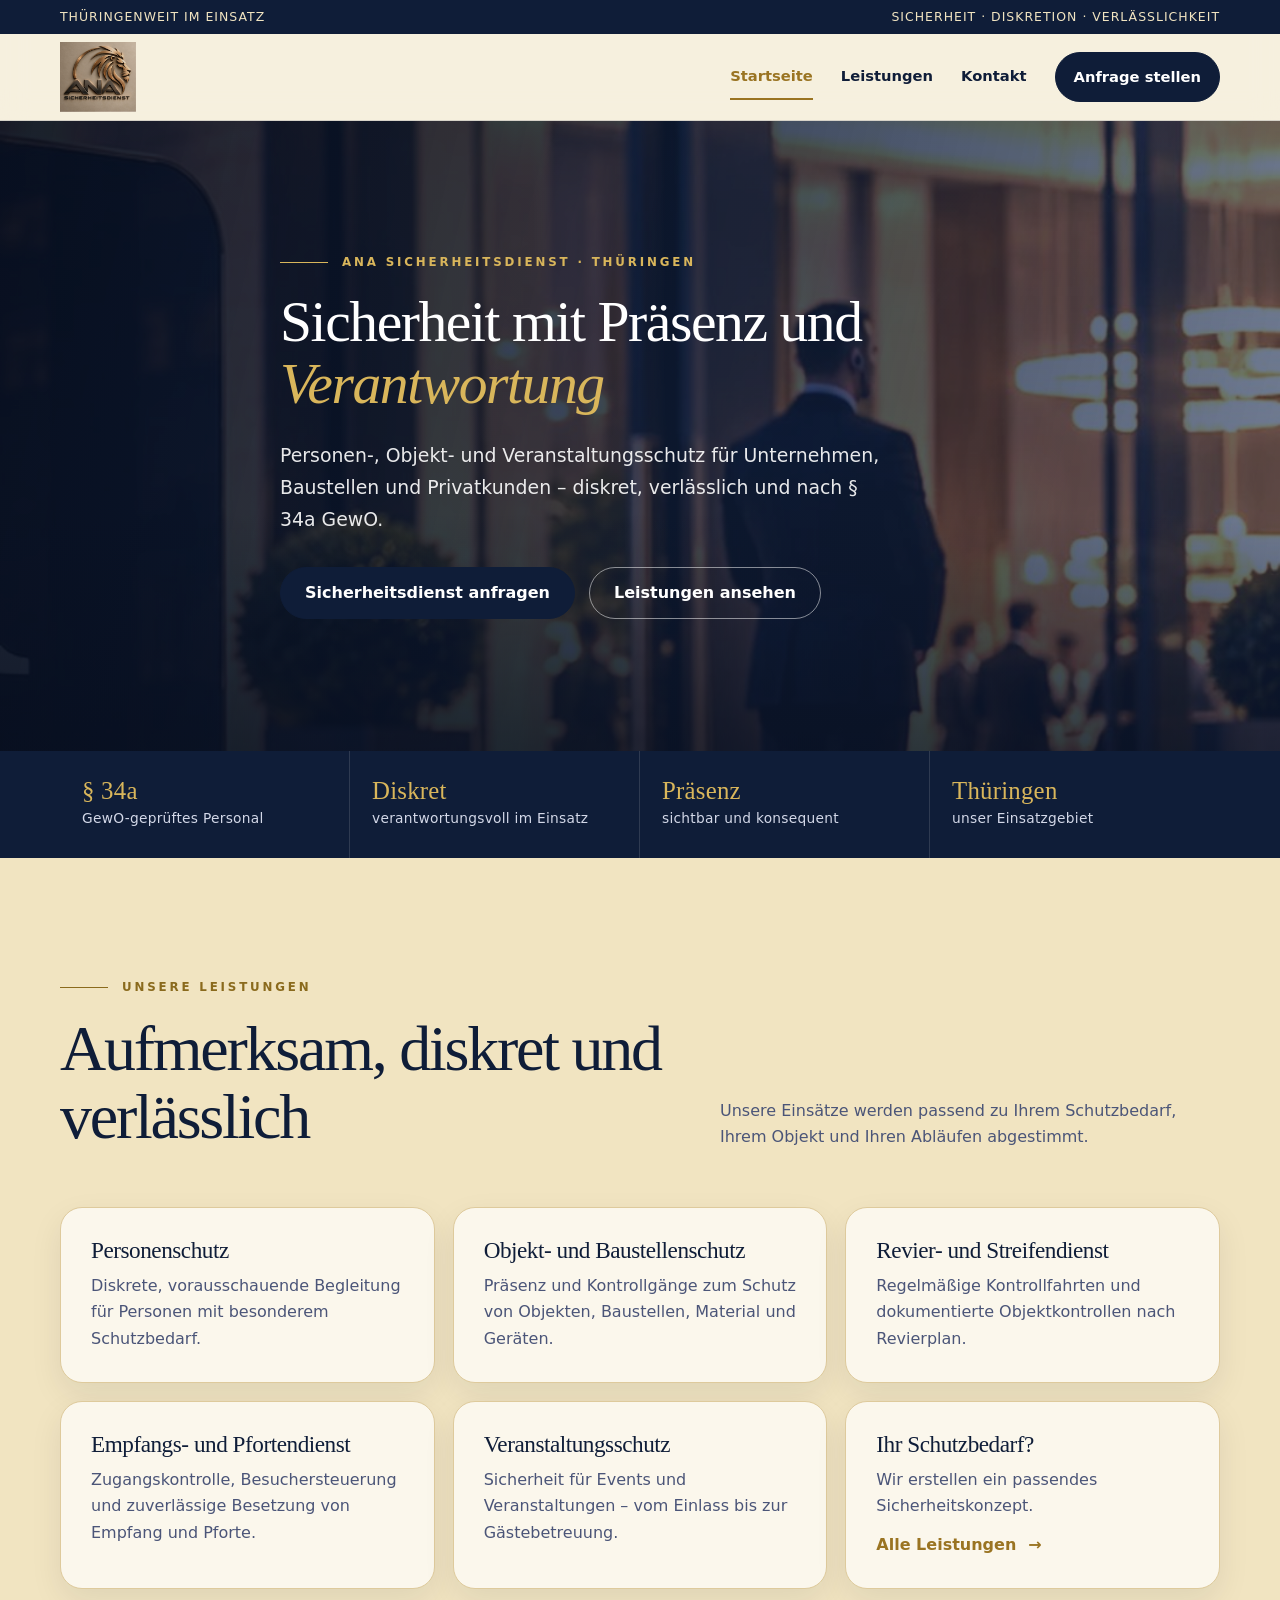
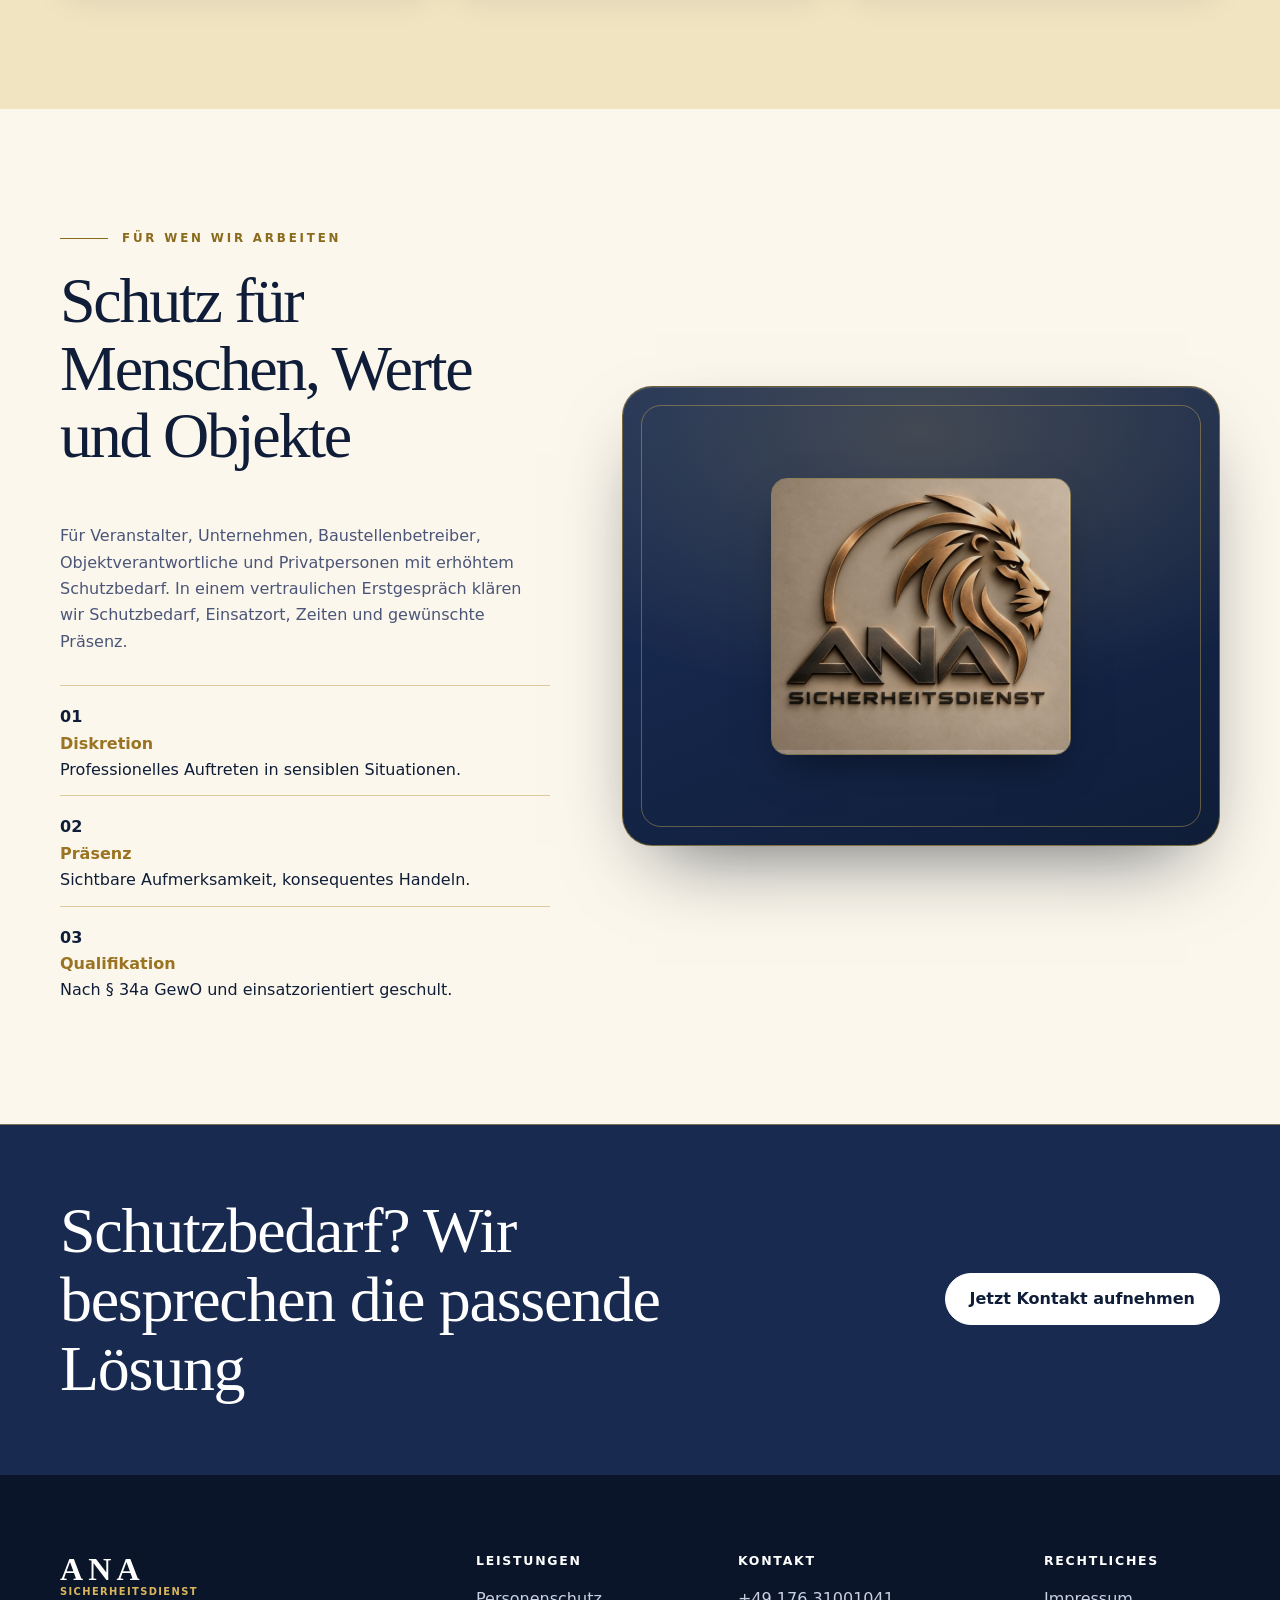
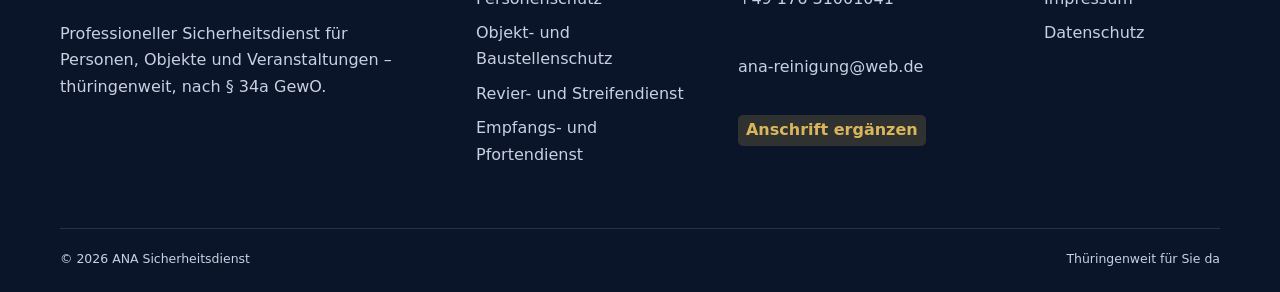
<file: index.html>
<!doctype html><html lang="de"><head><meta charset="utf-8"><meta name="robots" content="noindex"><meta name="viewport" content="width=device-width,initial-scale=1"><title>ANA Sicherheitsdienst | Objekt-, Personen- & Veranstaltungsschutz in Thüringen</title><meta name="description" content="ANA Sicherheitsdienst: Personenschutz, Objekt- und Baustellenschutz, Revier- und Streifendienst sowie Empfangs- und Pfortendienst in Thüringen – nach § 34a GewO."><link rel="icon" href="assets/favicon.svg" type="image/svg+xml"><link rel="stylesheet" href="assets/styles.css?v=11"><script src="assets/site.js" defer></script></head><body data-page="start" class="security-page"><header data-site-header></header><main id="inhalt">
<section class="home-hero"><div class="shell home-hero-inner"><p class="eyebrow">ANA Sicherheitsdienst · Thüringen</p><h1>Sicherheit mit Präsenz und <em>Verantwortung</em></h1><p class="home-lead">Personen-, Objekt- und Veranstaltungsschutz für Unternehmen, Baustellen und Privatkunden – diskret, verlässlich und nach § 34a GewO.</p><div class="actions"><a class="button" href="kontakt.html">Sicherheitsdienst anfragen</a><a class="button secondary" href="leistungen.html">Leistungen ansehen</a></div></div></section>
<section class="trustbar"><div class="shell trust-grid"><div class="trust-item"><strong>§ 34a</strong><span>GewO-geprüftes Personal</span></div><div class="trust-item"><strong>Diskret</strong><span>verantwortungsvoll im Einsatz</span></div><div class="trust-item"><strong>Präsenz</strong><span>sichtbar und konsequent</span></div><div class="trust-item"><strong>Thüringen</strong><span>unser Einsatzgebiet</span></div></div></section>
<section class="section security-strip"><div class="shell"><div class="section-head reveal"><div><p class="eyebrow">Unsere Leistungen</p><h2>Aufmerksam, diskret und verlässlich</h2></div><p>Unsere Einsätze werden passend zu Ihrem Schutzbedarf, Ihrem Objekt und Ihren Abläufen abgestimmt.</p></div><div class="values-grid"><div class="value reveal"><h3>Personenschutz</h3><p>Diskrete, vorausschauende Begleitung für Personen mit besonderem Schutzbedarf.</p></div><div class="value reveal"><h3>Objekt- und Baustellenschutz</h3><p>Präsenz und Kontrollgänge zum Schutz von Objekten, Baustellen, Material und Geräten.</p></div><div class="value reveal"><h3>Revier- und Streifendienst</h3><p>Regelmäßige Kontrollfahrten und dokumentierte Objektkontrollen nach Revierplan.</p></div><div class="value reveal"><h3>Empfangs- und Pfortendienst</h3><p>Zugangskontrolle, Besuchersteuerung und zuverlässige Besetzung von Empfang und Pforte.</p></div><div class="value reveal"><h3>Veranstaltungsschutz</h3><p>Sicherheit für Events und Veranstaltungen – vom Einlass bis zur Gästebetreuung.</p></div><div class="value reveal value-cta"><h3>Ihr Schutzbedarf?</h3><p>Wir erstellen ein passendes Sicherheitskonzept.</p><a class="text-link" href="leistungen.html">Alle Leistungen <span>→</span></a></div></div></div></section>
<section class="section alt"><div class="shell split"><div class="copy reveal"><p class="eyebrow">Für wen wir arbeiten</p><h2>Schutz für Menschen, Werte und Objekte</h2><p>Für Veranstalter, Unternehmen, Baustellenbetreiber, Objektverantwortliche und Privatpersonen mit erhöhtem Schutzbedarf. In einem vertraulichen Erstgespräch klären wir Schutzbedarf, Einsatzort, Zeiten und gewünschte Präsenz.</p><div class="principles"><div class="principle"><b>01</b><div><strong>Diskretion</strong><br>Professionelles Auftreten in sensiblen Situationen.</div></div><div class="principle"><b>02</b><div><strong>Präsenz</strong><br>Sichtbare Aufmerksamkeit, konsequentes Handeln.</div></div><div class="principle"><b>03</b><div><strong>Qualifikation</strong><br>Nach § 34a GewO und einsatzorientiert geschult.</div></div></div></div><div class="brand-panel reveal has-logo"><img src="assets/ana-security-logo.png" alt="ANA Sicherheitsdienst"></div></div></section>
<section class="cta-band security-cta"><div class="shell"><h2>Schutzbedarf? Wir besprechen die passende Lösung</h2><a class="button" href="kontakt.html">Jetzt Kontakt aufnehmen</a></div></section></main><footer data-site-footer></footer></body></html>
</file>
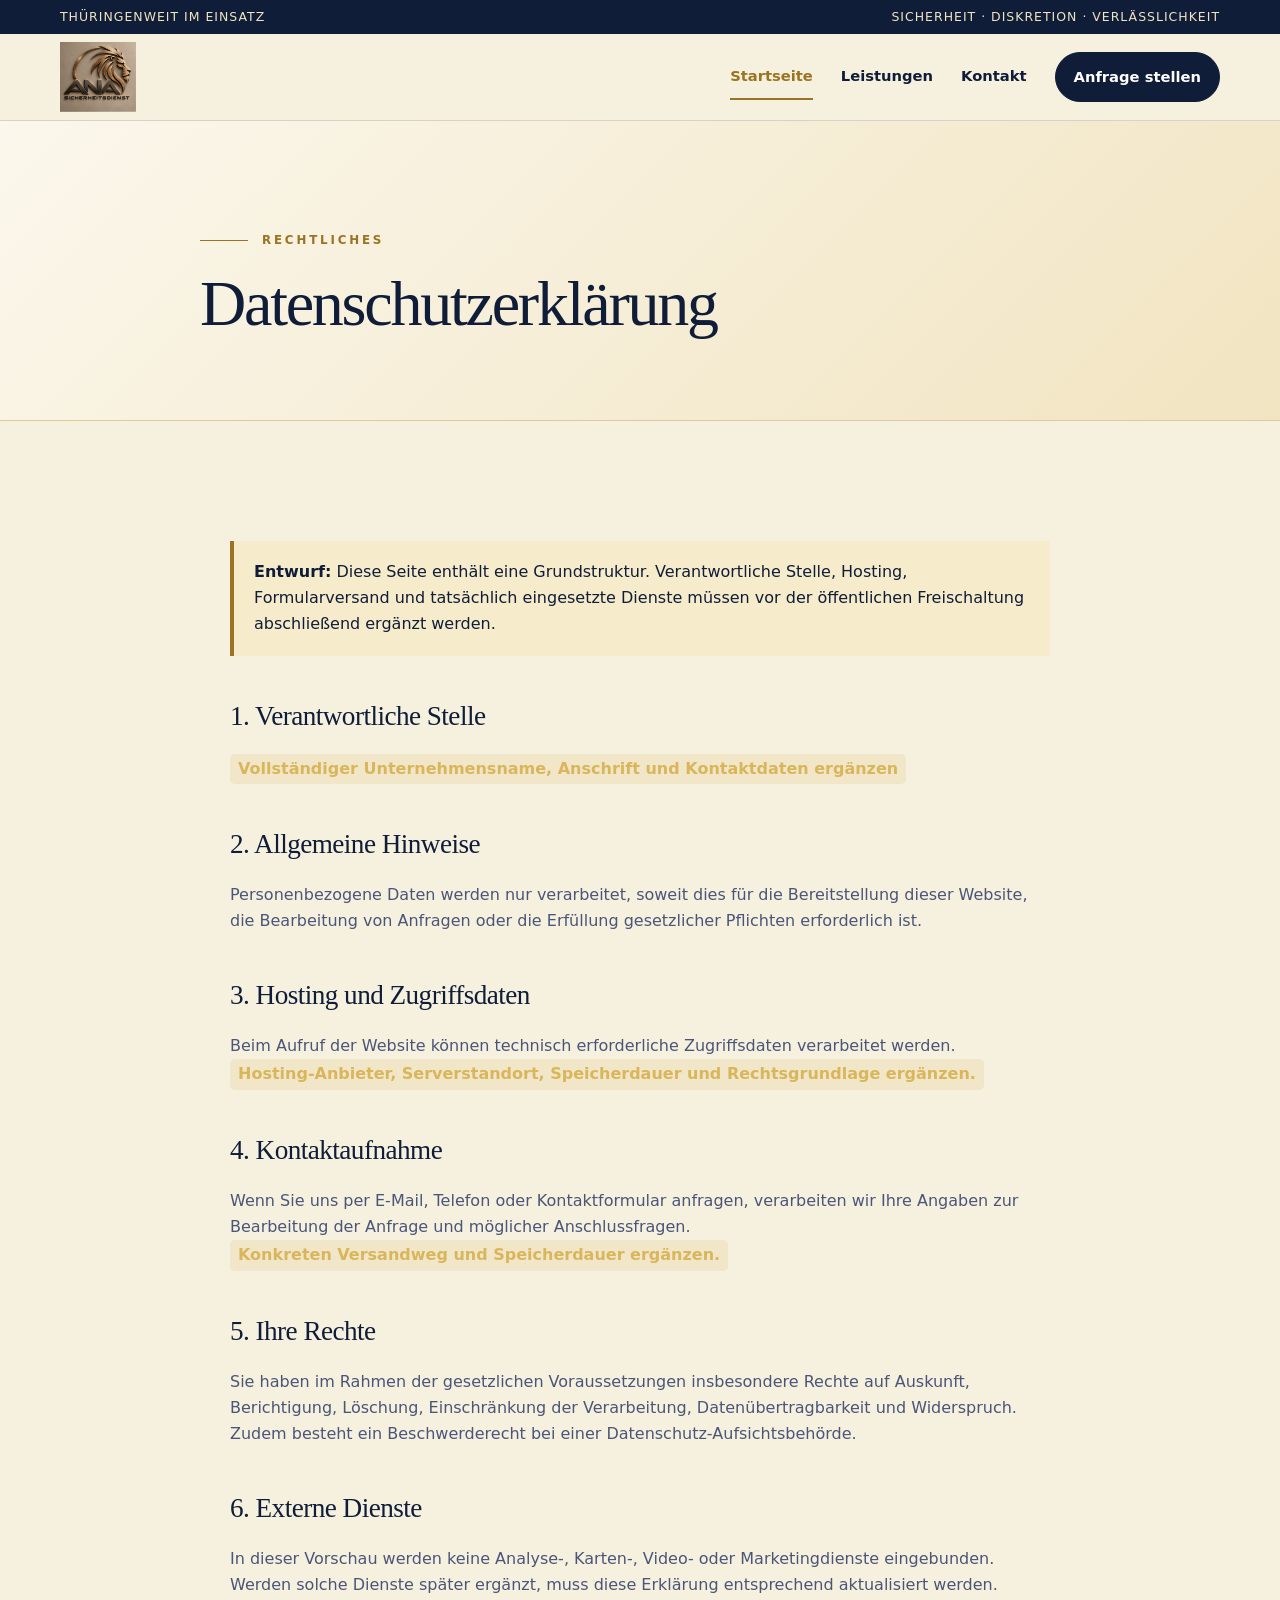
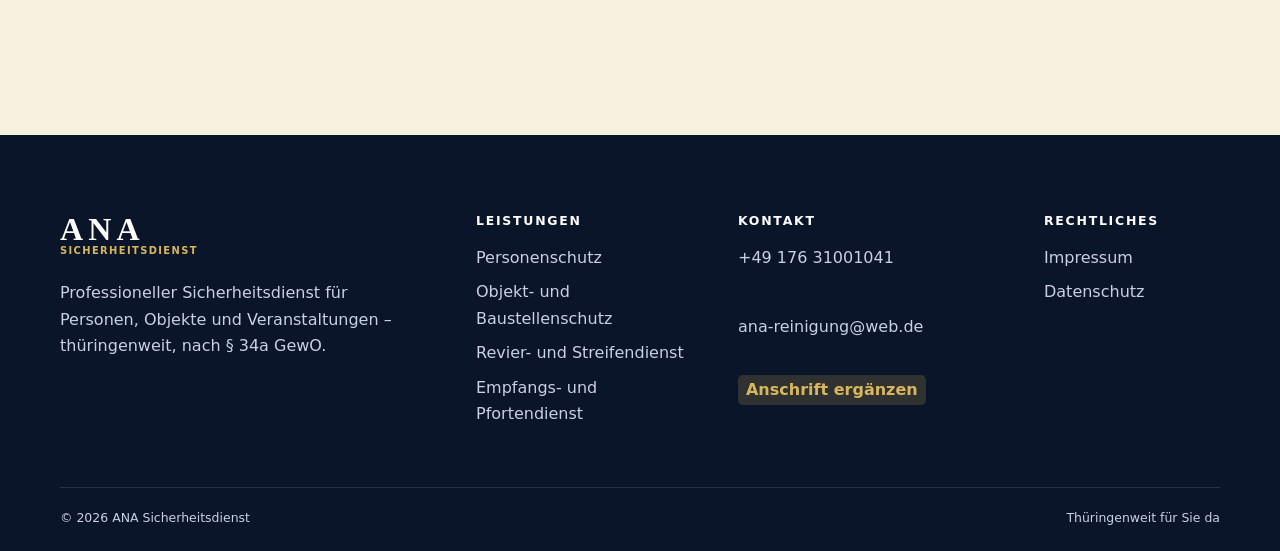
<file: datenschutz.html>
<!doctype html><html lang="de"><head><meta charset="utf-8"><meta name="robots" content="noindex"><meta name="viewport" content="width=device-width,initial-scale=1"><title>Datenschutz | ANA Sicherheitsdienst</title><link rel="icon" href="assets/favicon.svg" type="image/svg+xml"><link rel="stylesheet" href="assets/styles.css?v=11"><script src="assets/site.js" defer></script></head><body><header data-site-header></header><main id="inhalt"><section class="page-hero"><div class="shell page-intro"><p class="eyebrow">Rechtliches</p><h1>Datenschutzerklärung</h1></div></section><section class="section"><div class="shell legal"><div class="draft-note"><strong>Entwurf:</strong> Diese Seite enthält eine Grundstruktur. Verantwortliche Stelle, Hosting, Formularversand und tatsächlich eingesetzte Dienste müssen vor der öffentlichen Freischaltung abschließend ergänzt werden.</div><h2>1. Verantwortliche Stelle</h2><p><span class="placeholder">Vollständiger Unternehmensname, Anschrift und Kontaktdaten ergänzen</span></p><h2>2. Allgemeine Hinweise</h2><p>Personenbezogene Daten werden nur verarbeitet, soweit dies für die Bereitstellung dieser Website, die Bearbeitung von Anfragen oder die Erfüllung gesetzlicher Pflichten erforderlich ist.</p><h2>3. Hosting und Zugriffsdaten</h2><p>Beim Aufruf der Website können technisch erforderliche Zugriffsdaten verarbeitet werden. <span class="placeholder">Hosting-Anbieter, Serverstandort, Speicherdauer und Rechtsgrundlage ergänzen.</span></p><h2>4. Kontaktaufnahme</h2><p>Wenn Sie uns per E-Mail, Telefon oder Kontaktformular anfragen, verarbeiten wir Ihre Angaben zur Bearbeitung der Anfrage und möglicher Anschlussfragen. <span class="placeholder">Konkreten Versandweg und Speicherdauer ergänzen.</span></p><h2>5. Ihre Rechte</h2><p>Sie haben im Rahmen der gesetzlichen Voraussetzungen insbesondere Rechte auf Auskunft, Berichtigung, Löschung, Einschränkung der Verarbeitung, Datenübertragbarkeit und Widerspruch. Zudem besteht ein Beschwerderecht bei einer Datenschutz-Aufsichtsbehörde.</p><h2>6. Externe Dienste</h2><p>In dieser Vorschau werden keine Analyse-, Karten-, Video- oder Marketingdienste eingebunden. Werden solche Dienste später ergänzt, muss diese Erklärung entsprechend aktualisiert werden.</p></div></section></main><footer data-site-footer></footer></body></html>
</file>
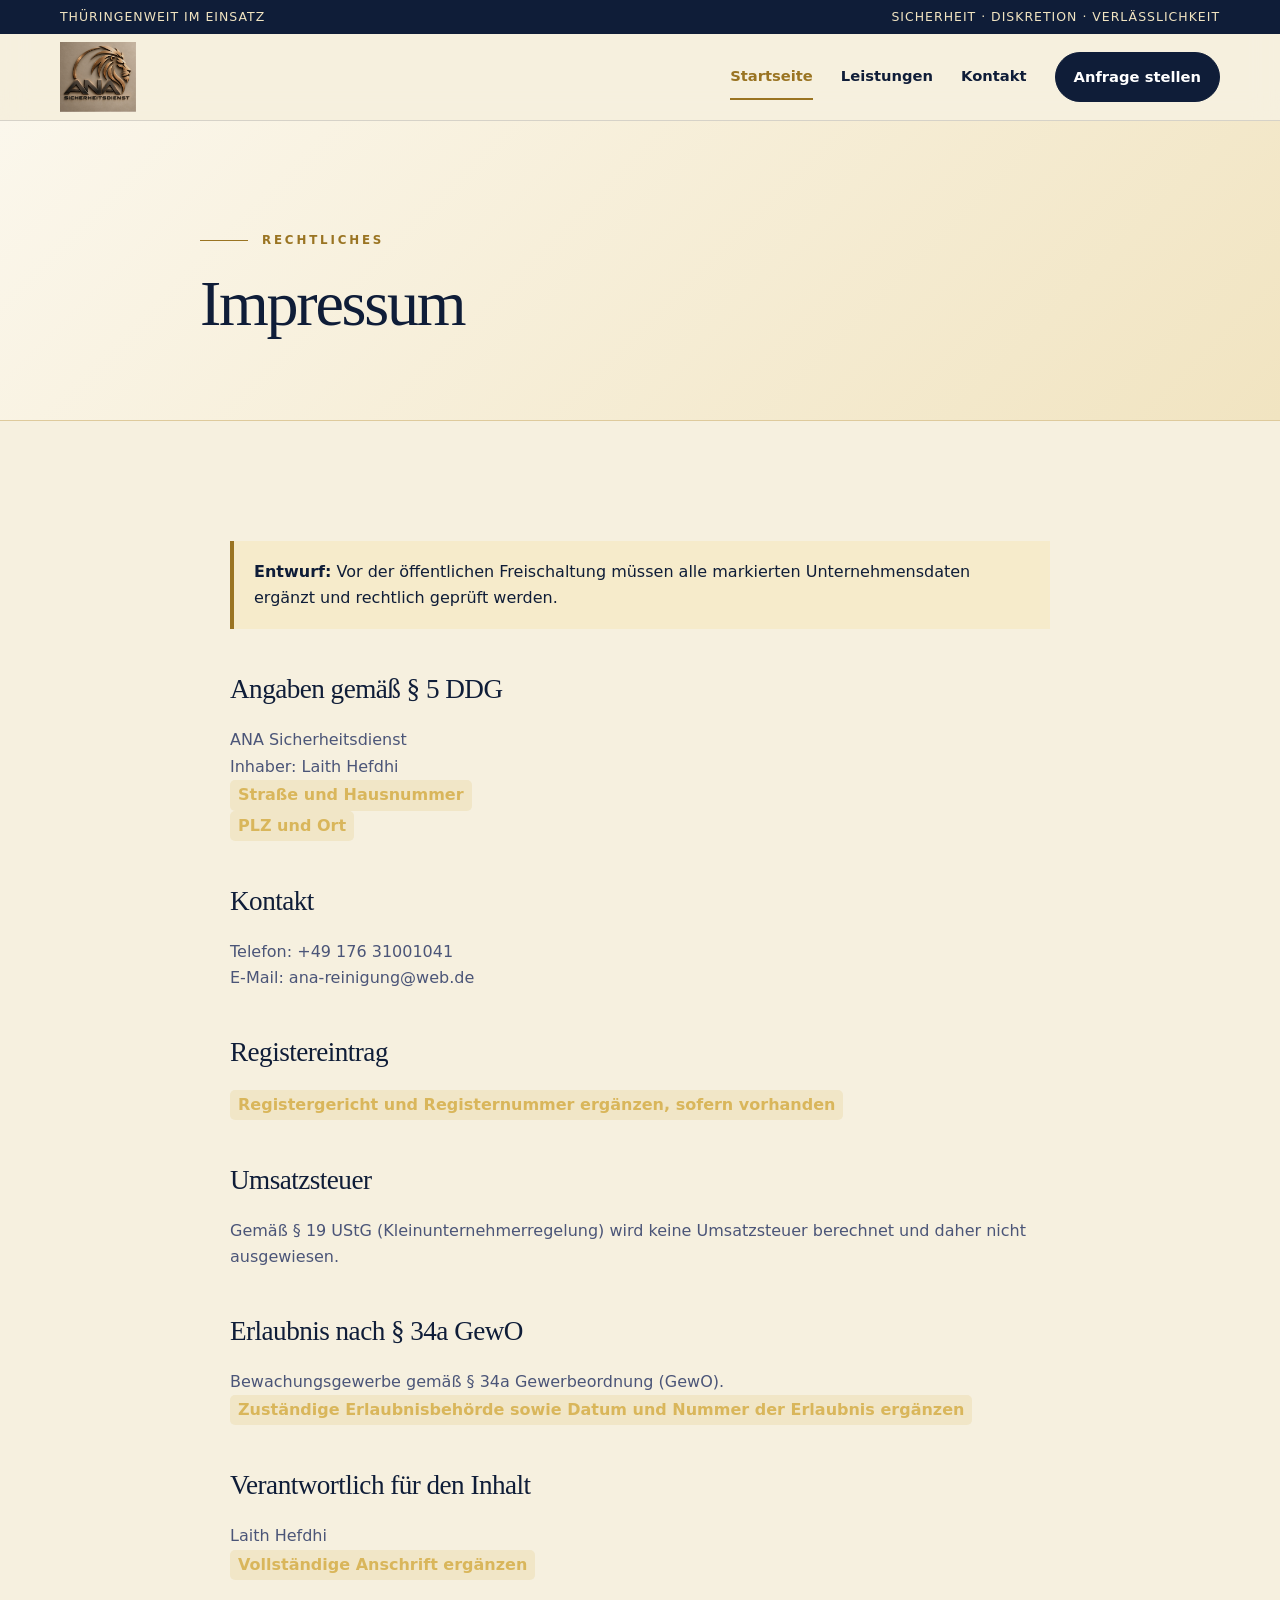
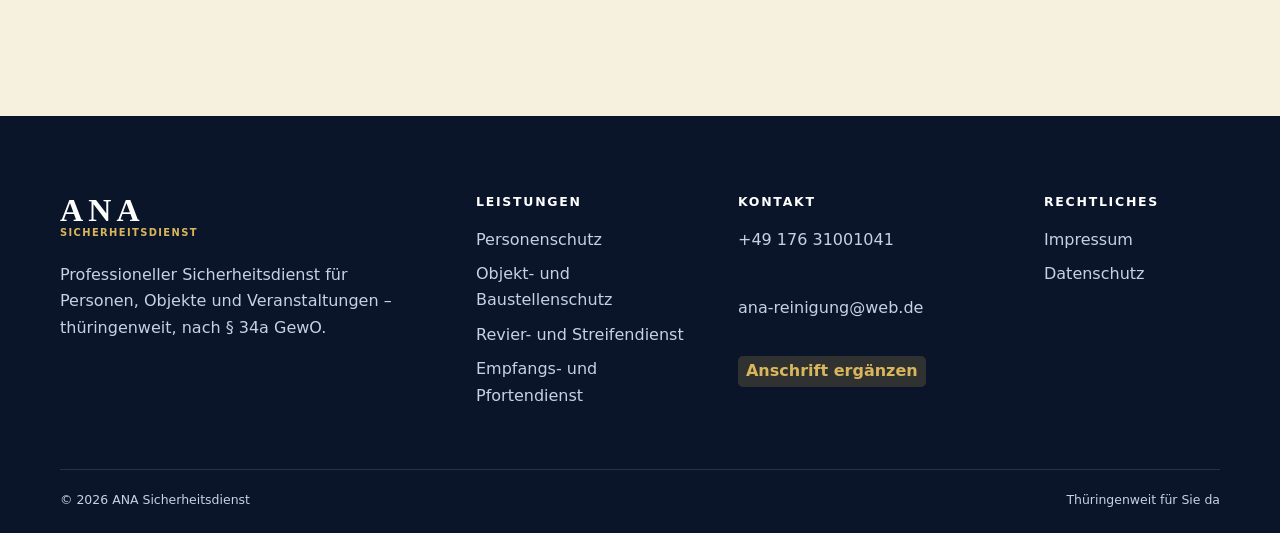
<file: impressum.html>
<!doctype html><html lang="de"><head><meta charset="utf-8"><meta name="robots" content="noindex"><meta name="viewport" content="width=device-width,initial-scale=1"><title>Impressum | ANA Sicherheitsdienst</title><link rel="icon" href="assets/favicon.svg" type="image/svg+xml"><link rel="stylesheet" href="assets/styles.css?v=11"><script src="assets/site.js" defer></script></head><body><header data-site-header></header><main id="inhalt"><section class="page-hero"><div class="shell page-intro"><p class="eyebrow">Rechtliches</p><h1>Impressum</h1></div></section><section class="section"><div class="shell legal"><div class="draft-note"><strong>Entwurf:</strong> Vor der öffentlichen Freischaltung müssen alle markierten Unternehmensdaten ergänzt und rechtlich geprüft werden.</div><h2>Angaben gemäß § 5 DDG</h2><p>ANA Sicherheitsdienst<br>Inhaber: Laith Hefdhi<br><span class="placeholder">Straße und Hausnummer</span><br><span class="placeholder">PLZ und Ort</span></p><h2>Kontakt</h2><p>Telefon: <a href="tel:+4917631001041">+49 176 31001041</a><br>E-Mail: <a href="mailto:ana-reinigung@web.de">ana-reinigung@web.de</a></p><h2>Registereintrag</h2><p><span class="placeholder">Registergericht und Registernummer ergänzen, sofern vorhanden</span></p><h2>Umsatzsteuer</h2><p>Gemäß § 19 UStG (Kleinunternehmerregelung) wird keine Umsatzsteuer berechnet und daher nicht ausgewiesen.</p><h2>Erlaubnis nach § 34a GewO</h2><p>Bewachungsgewerbe gemäß § 34a Gewerbeordnung (GewO).<br><span class="placeholder">Zuständige Erlaubnisbehörde sowie Datum und Nummer der Erlaubnis ergänzen</span></p><h2>Verantwortlich für den Inhalt</h2><p>Laith Hefdhi<br><span class="placeholder">Vollständige Anschrift ergänzen</span></p></div></section></main><footer data-site-footer></footer></body></html>
</file>
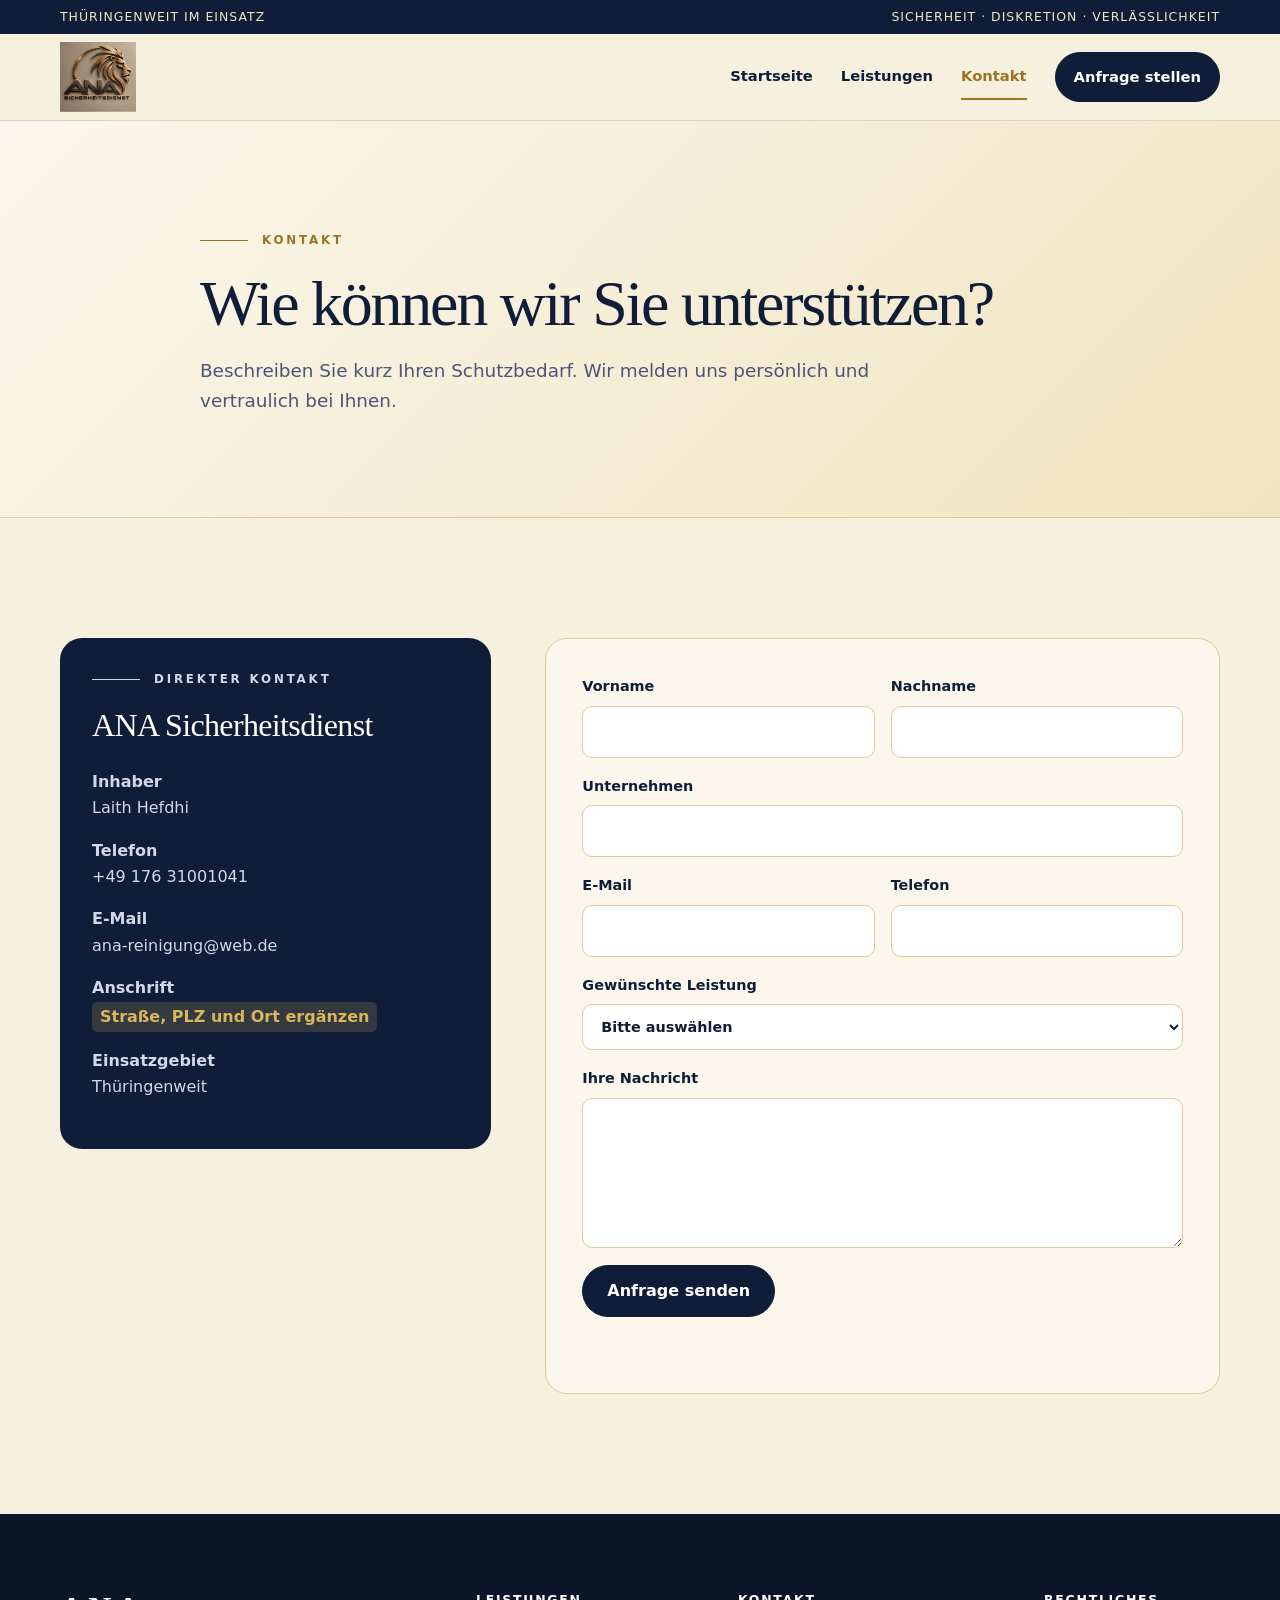
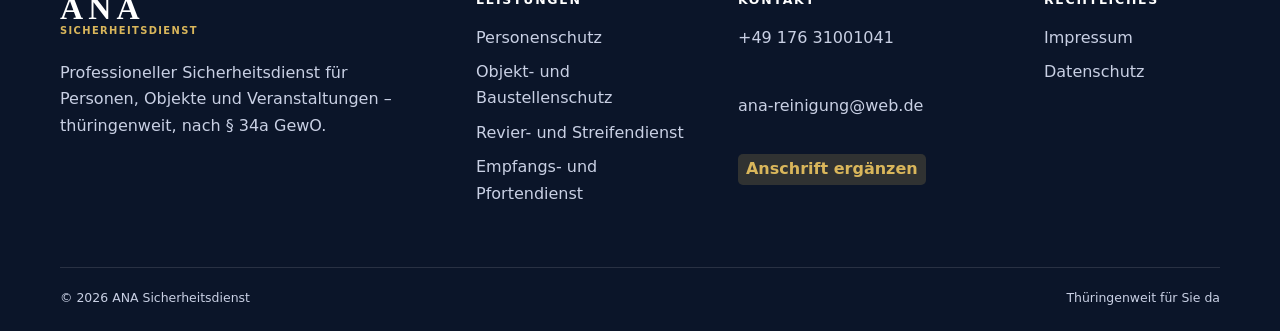
<file: kontakt.html>
<!doctype html><html lang="de"><head><meta charset="utf-8"><meta name="robots" content="noindex"><meta name="viewport" content="width=device-width,initial-scale=1"><title>Kontakt | ANA Sicherheitsdienst</title><meta name="description" content="Kontaktieren Sie ANA Sicherheitsdienst in Thüringen – vertrauliche Beratung zum Schutzbedarf."><link rel="icon" href="assets/favicon.svg" type="image/svg+xml"><link rel="stylesheet" href="assets/styles.css?v=11"><script src="assets/site.js" defer></script></head><body data-page="kontakt"><header data-site-header></header><main id="inhalt"><section class="page-hero"><div class="shell page-intro"><p class="eyebrow">Kontakt</p><h1>Wie können wir Sie unterstützen?</h1><p>Beschreiben Sie kurz Ihren Schutzbedarf. Wir melden uns persönlich und vertraulich bei Ihnen.</p></div></section><section class="section"><div class="shell contact-layout"><aside class="contact-card reveal"><p class="eyebrow">Direkter Kontakt</p><h2>ANA Sicherheitsdienst</h2><p><strong>Inhaber</strong><br>Laith Hefdhi</p><p><strong>Telefon</strong><br><a href="tel:+4917631001041">+49 176 31001041</a></p><p><strong>E-Mail</strong><br><a href="mailto:ana-reinigung@web.de">ana-reinigung@web.de</a></p><p><strong>Anschrift</strong><br><span class="placeholder">Straße, PLZ und Ort ergänzen</span></p><p><strong>Einsatzgebiet</strong><br>Thüringenweit</p></aside><form class="reveal" data-contact-form><div class="field-row"><label>Vorname<input name="vorname" autocomplete="given-name" required></label><label>Nachname<input name="nachname" autocomplete="family-name" required></label></div><label>Unternehmen<input name="unternehmen" autocomplete="organization"></label><div class="field-row"><label>E-Mail<input type="email" name="email" autocomplete="email" required></label><label>Telefon<input type="tel" name="telefon" autocomplete="tel"></label></div><label>Gewünschte Leistung<select name="leistung"><option>Bitte auswählen</option><option>Personenschutz</option><option>Objekt- und Baustellenschutz</option><option>Revier- und Streifendienst</option><option>Empfangs- und Pfortendienst</option><option>Veranstaltungsschutz</option><option>Sonstiges</option></select></label><label>Ihre Nachricht<textarea name="nachricht" required></textarea></label><button class="button" type="submit">Anfrage senden</button><p class="form-note" aria-live="polite" data-form-notice></p></form></div></section></main><footer data-site-footer></footer></body></html>
</file>
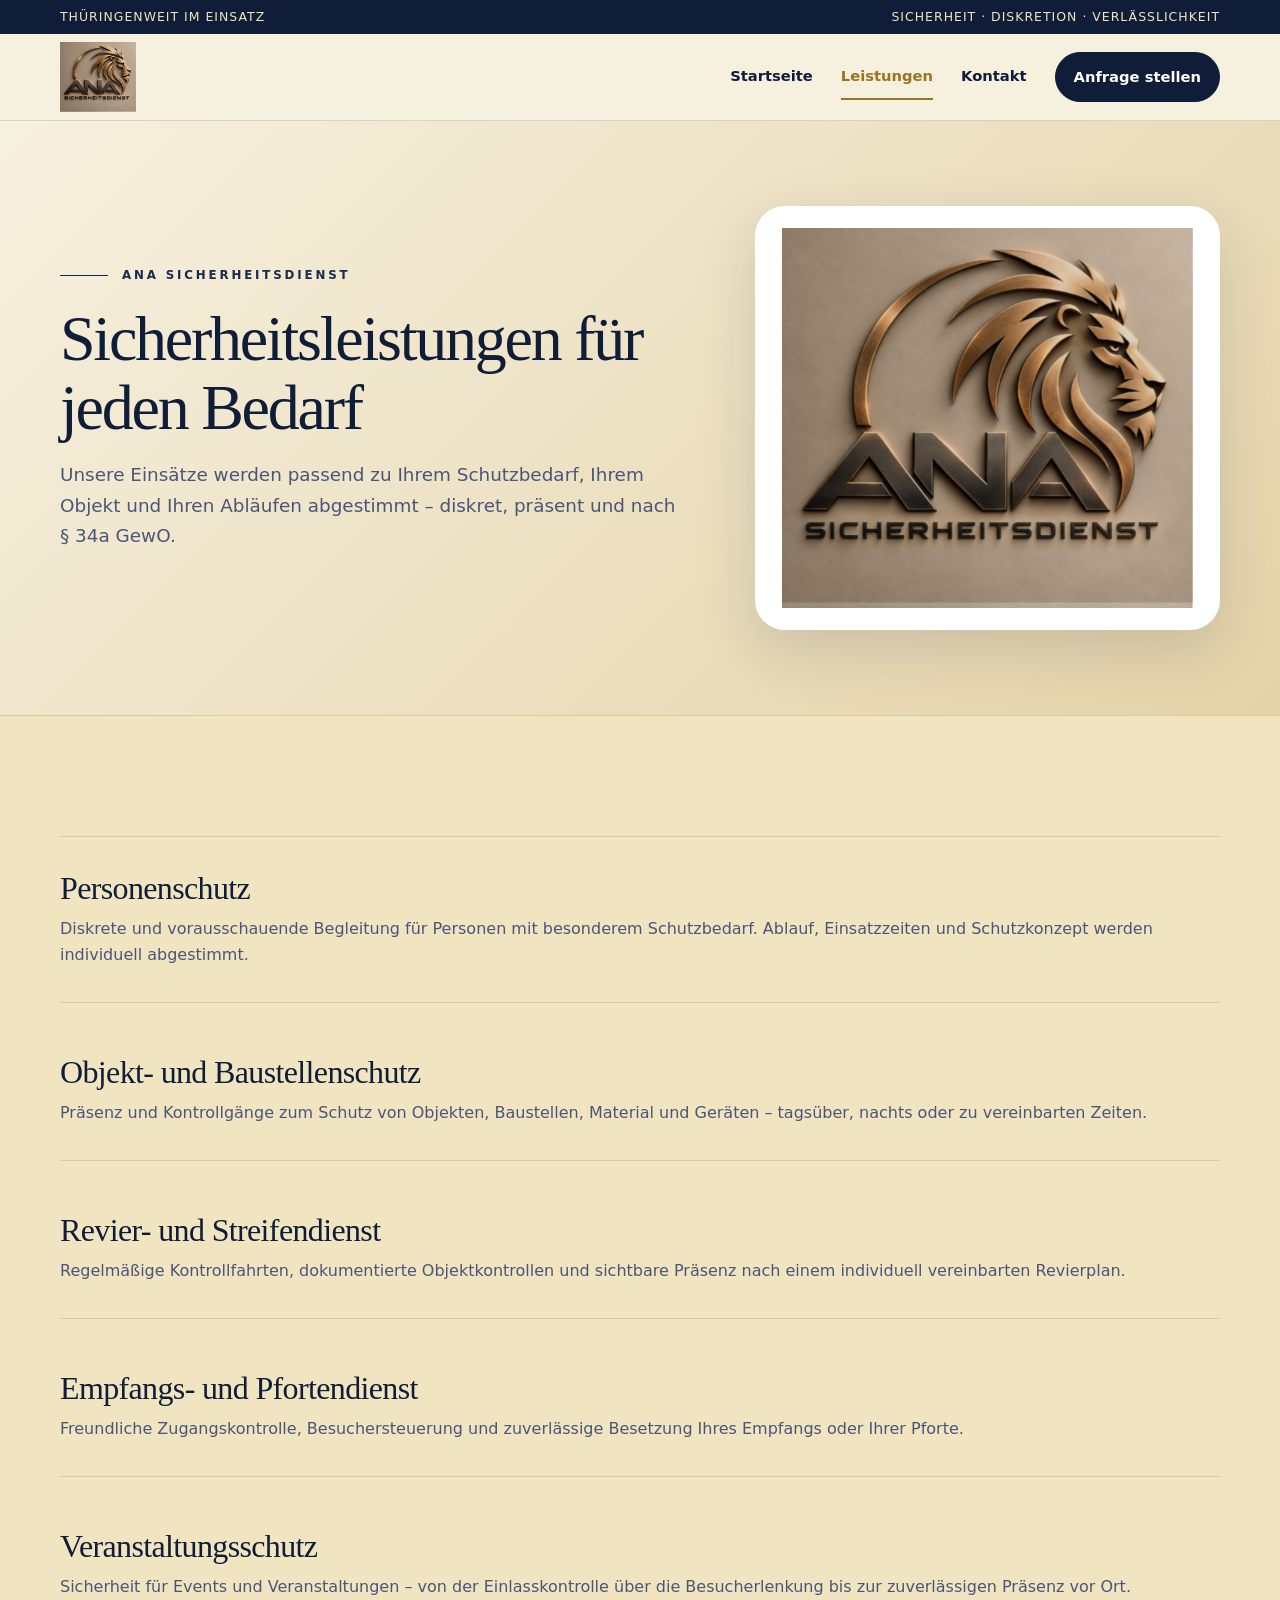
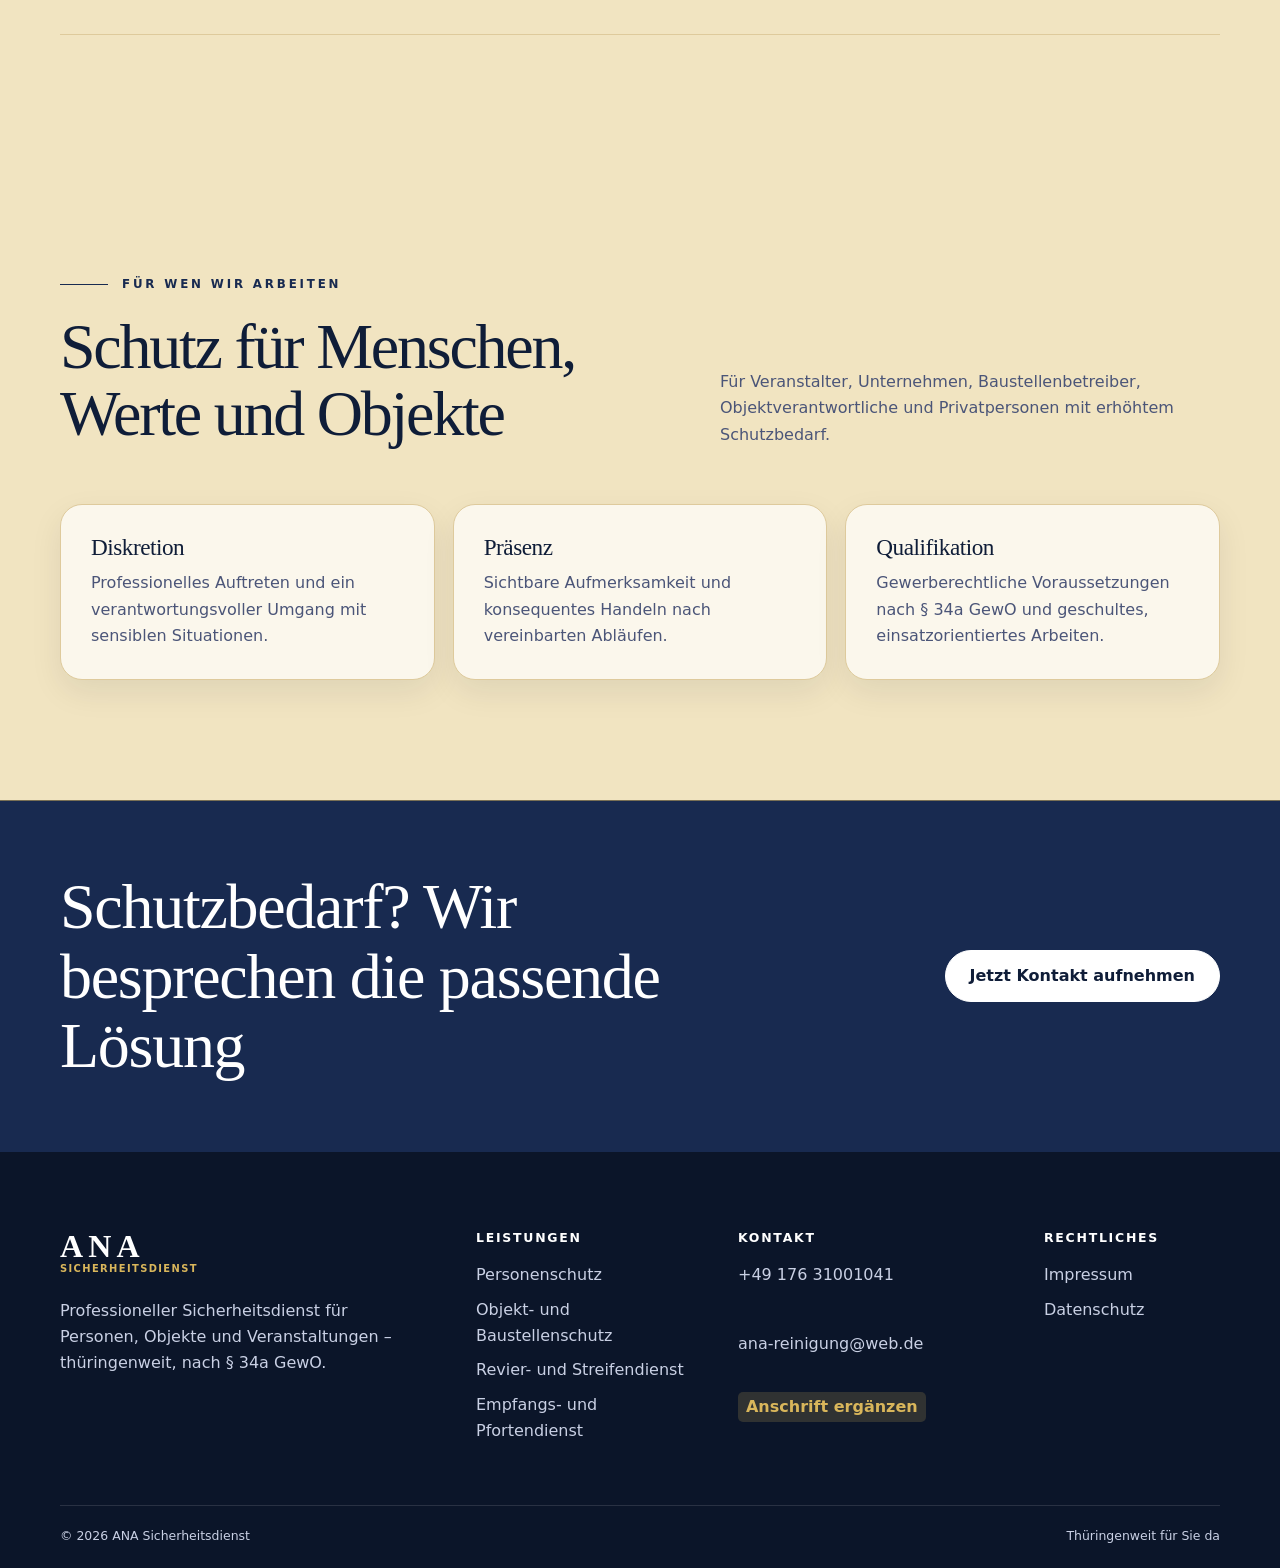
<file: leistungen.html>
<!doctype html><html lang="de"><head><meta charset="utf-8"><meta name="robots" content="noindex"><meta name="viewport" content="width=device-width,initial-scale=1"><title>Leistungen | ANA Sicherheitsdienst</title><meta name="description" content="Sicherheitsleistungen von ANA Sicherheitsdienst: Personenschutz, Objekt- und Baustellenschutz, Revier- und Streifendienst, Empfangs- und Pfortendienst sowie Veranstaltungsschutz in Thüringen."><link rel="icon" href="assets/favicon.svg" type="image/svg+xml"><link rel="stylesheet" href="assets/styles.css?v=11"><script src="assets/site.js" defer></script></head><body data-page="leistungen" class="security-page"><header data-site-header></header><main id="inhalt"><section class="security-hero"><div class="shell security-hero-grid"><div class="page-intro"><p class="eyebrow">ANA Sicherheitsdienst</p><h1>Sicherheitsleistungen für jeden Bedarf</h1><p>Unsere Einsätze werden passend zu Ihrem Schutzbedarf, Ihrem Objekt und Ihren Abläufen abgestimmt – diskret, präsent und nach § 34a GewO.</p></div><div class="security-logo-panel"><img src="assets/ana-security-logo.png" alt="ANA Sicherheitsdienst mit Löwen-Emblem"></div></div></section>
<section class="section security-strip"><div class="shell detail-list">
<article class="detail reveal" id="personenschutz"><h2>Personenschutz</h2><p>Diskrete und vorausschauende Begleitung für Personen mit besonderem Schutzbedarf. Ablauf, Einsatzzeiten und Schutzkonzept werden individuell abgestimmt.</p></article>
<article class="detail reveal" id="objektschutz"><h2>Objekt- und Baustellenschutz</h2><p>Präsenz und Kontrollgänge zum Schutz von Objekten, Baustellen, Material und Geräten – tagsüber, nachts oder zu vereinbarten Zeiten.</p></article>
<article class="detail reveal" id="revier"><h2>Revier- und Streifendienst</h2><p>Regelmäßige Kontrollfahrten, dokumentierte Objektkontrollen und sichtbare Präsenz nach einem individuell vereinbarten Revierplan.</p></article>
<article class="detail reveal" id="empfang"><h2>Empfangs- und Pfortendienst</h2><p>Freundliche Zugangskontrolle, Besuchersteuerung und zuverlässige Besetzung Ihres Empfangs oder Ihrer Pforte.</p></article>
<article class="detail reveal" id="event"><h2>Veranstaltungsschutz</h2><p>Sicherheit für Events und Veranstaltungen – von der Einlasskontrolle über die Besucherlenkung bis zur zuverlässigen Präsenz vor Ort.</p></article>
</div></section>
<section class="section security-strip"><div class="shell"><div class="section-head reveal"><div><p class="eyebrow">Für wen wir arbeiten</p><h2>Schutz für Menschen, Werte und Objekte</h2></div><p>Für Veranstalter, Unternehmen, Baustellenbetreiber, Objektverantwortliche und Privatpersonen mit erhöhtem Schutzbedarf.</p></div><div class="values-grid"><div class="value reveal"><h3>Diskretion</h3><p>Professionelles Auftreten und ein verantwortungsvoller Umgang mit sensiblen Situationen.</p></div><div class="value reveal"><h3>Präsenz</h3><p>Sichtbare Aufmerksamkeit und konsequentes Handeln nach vereinbarten Abläufen.</p></div><div class="value reveal"><h3>Qualifikation</h3><p>Gewerberechtliche Voraussetzungen nach § 34a GewO und geschultes, einsatzorientiertes Arbeiten.</p></div></div></div></section>
<section class="cta-band security-cta"><div class="shell"><h2>Schutzbedarf? Wir besprechen die passende Lösung</h2><a class="button" href="kontakt.html">Jetzt Kontakt aufnehmen</a></div></section></main><footer data-site-footer></footer></body></html>
</file>
<file: assets/styles.css>
:root {
  --ink: #0F1D38;
  --ink-soft: #4B5578;
  --bronze: #9A7422;
  --bronze-light: #D9B65B;
  --blue: #182A50;
  --paper: #F6F0DF;
  --white: #FBF7EC;
  --line: #DECA9C;
  --shadow: 0 20px 60px rgba(15, 29, 56, .14);
  --radius: 22px;
}
* { box-sizing: border-box; }
html { scroll-behavior: smooth; }
body { margin: 0; color: var(--ink); background: var(--paper); font-family: Inter, ui-sans-serif, system-ui, -apple-system, BlinkMacSystemFont, "Segoe UI", sans-serif; font-size: 16px; line-height: 1.65; }
img { max-width: 100%; display: block; }
a { color: inherit; text-decoration: none; }
button, input, textarea, select { font: inherit; }
.shell { width: min(1160px, calc(100% - 40px)); margin-inline: auto; }
.skip-link { position: fixed; left: 16px; top: -60px; z-index: 100; padding: 10px 16px; background: var(--ink); color: white; border-radius: 8px; }
.skip-link:focus { top: 16px; }
.sr-only { position: absolute; width: 1px; height: 1px; padding: 0; margin: -1px; overflow: hidden; clip: rect(0,0,0,0); white-space: nowrap; border: 0; }
.topline { background: var(--ink); color: #F1E4C1; font-size: .78rem; letter-spacing: .08em; text-transform: uppercase; }
.topline-inner { min-height: 34px; display: flex; align-items: center; justify-content: space-between; gap: 20px; }
header { position: sticky; top: 0; z-index: 20; background: rgba(246,240,223,.94); backdrop-filter: blur(14px); border-bottom: 1px solid rgba(15,29,56,.14); }
.nav-wrap { min-height: 86px; display: flex; align-items: center; justify-content: space-between; gap: 28px; }
.brand { display: inline-flex; align-items: center; gap: 12px; line-height: 1; }
.brand-logo { display: block; width: 178px; height: 68px; object-fit: contain; object-position: center; mix-blend-mode: multiply; }
.brand { flex-direction: column; align-items: flex-start; gap: 3px; }
.brand-word { color: #0F1D38; font: 800 2rem/.9 Georgia, serif; letter-spacing: .16em; }
.brand-sub { color: var(--ink-soft); font-size: .62rem; font-weight: 800; letter-spacing: .14em; text-transform: uppercase; }
.brand-mark { width: 46px; height: 52px; display: grid; place-items: center; color: #fffaf2; background: linear-gradient(145deg, #D9B65B, #B8912F); clip-path: polygon(50% 0, 92% 17%, 88% 69%, 50% 100%, 12% 69%, 8% 17%); font-family: Georgia, serif; font-size: 1.7rem; font-weight: 700; }
.brand strong { display: block; font: 700 1.55rem/1 Georgia, serif; letter-spacing: .16em; }
.brand small { display: block; margin-top: 6px; color: var(--ink-soft); font-size: .72rem; letter-spacing: .13em; text-transform: uppercase; }
nav { display: flex; align-items: center; gap: 28px; font-size: .92rem; font-weight: 600; }
nav a { padding: 10px 0; border-bottom: 2px solid transparent; }
nav a:hover, nav a[aria-current="page"] { color: var(--bronze); border-color: var(--bronze); }
nav .nav-cta { padding: 12px 18px; color: white; background: var(--ink); border: 1px solid var(--ink); border-radius: 999px; }
nav .nav-cta:hover { color: white; background: var(--bronze); border-color: var(--bronze); }
.menu-button { display: none; width: 44px; height: 44px; border: 1px solid var(--line); border-radius: 50%; background: transparent; padding: 11px; }
.menu-button span:not(.sr-only) { display: block; height: 2px; background: var(--ink); margin: 4px 0; }
.hero { min-height: 720px; display: grid; align-items: center; overflow: hidden; background: linear-gradient(90deg, rgba(242,247,248,.98) 0%, rgba(242,247,248,.94) 48%, rgba(242,247,248,.2) 73%), url("ana-cleaning-hero.png") center/cover no-repeat; }
.parent-hero { min-height: 690px; display: grid; align-items: center; overflow: hidden; background: radial-gradient(circle at 78% 45%, rgba(217,182,91,.28), transparent 28%), linear-gradient(135deg,#FBF7EC 0%,#F1E4C1 55%,#E4D3A8 100%); }
.parent-hero-grid { display: grid; grid-template-columns: 1.05fr .95fr; align-items: center; gap: 70px; padding: 86px 0; }
.parent-monogram, .brand-panel { min-height: 360px; display: grid; place-content: center; padding: 45px; text-align: center; border: 1px solid rgba(184,145,47,.35); border-radius: 42px; background: linear-gradient(145deg,rgba(24,42,80,.92),rgba(15,29,56,.96)), url("ana-sign-bg.jpg") center/cover no-repeat; box-shadow: var(--shadow); color: white; }
.parent-monogram span, .brand-panel span { font: 800 clamp(4.5rem,10vw,8.5rem)/.9 Georgia,serif; letter-spacing: .1em; text-shadow: 0 8px 24px rgba(0,0,0,.28); }
.parent-monogram small, .brand-panel small { margin-top: 20px; color: var(--bronze-light); font-weight: 800; letter-spacing: .22em; text-transform: uppercase; }
.hero-grid { display: grid; grid-template-columns: 1.08fr .92fr; align-items: center; gap: 40px; padding: 82px 0; }
.eyebrow { display: flex; align-items: center; gap: 12px; margin: 0 0 18px; color: var(--bronze); font-size: .78rem; font-weight: 800; letter-spacing: .18em; text-transform: uppercase; }
.eyebrow::before { content: ""; width: 42px; height: 1px; background: currentColor; }
h1, h2, h3 { margin-top: 0; font-family: Georgia, "Times New Roman", serif; line-height: 1.08; }
h1 { max-width: 820px; margin-bottom: 24px; font-size: clamp(3rem, 7vw, 6.2rem); font-weight: 500; letter-spacing: -.045em; }
h1 em { color: var(--bronze); font-weight: 500; }
.hero-copy > p:not(.eyebrow) { max-width: 630px; margin: 0 0 34px; color: var(--ink-soft); font-size: 1.15rem; }
.actions { display: flex; flex-wrap: wrap; gap: 14px; }
.button { display: inline-flex; justify-content: center; align-items: center; min-height: 52px; padding: 0 24px; border: 1px solid var(--ink); border-radius: 999px; background: var(--ink); color: white; font-weight: 750; transition: .2s ease; }
.button:hover { transform: translateY(-2px); background: var(--bronze); border-color: var(--bronze); }
.button.secondary { color: var(--ink); background: transparent; }
.button.secondary:hover { color: white; }
.hero-visual { position: relative; min-height: 530px; }
.hero-badge { position: absolute; right: 0; bottom: 42px; width: 142px; height: 142px; display: grid; place-items: center; padding: 20px; text-align: center; border-radius: 50%; background: var(--ink); color: #fff; box-shadow: var(--shadow); font-size: .72rem; font-weight: 700; letter-spacing: .12em; text-transform: uppercase; }
.trustbar { background: var(--ink); color: white; }
.trust-grid { display: grid; grid-template-columns: repeat(4, 1fr); }
.trust-item { padding: 26px 22px; border-right: 1px solid rgba(255,255,255,.13); }
.trust-item:last-child { border-right: 0; }
.trust-item strong { display: block; color: var(--bronze-light); font: 500 1.55rem Georgia, serif; }
.trust-item span { color: #D3D8E8; font-size: .86rem; }
.section { padding: 105px 0; }
.section.alt { background: var(--white); }
.section-head { display: flex; justify-content: space-between; align-items: end; gap: 32px; margin-bottom: 48px; }
#bereiche .section-head { display: block; }
#bereiche .section-head h2 { white-space: nowrap; }
#bereiche .section-head > p { margin-top: 16px; }
.section-head h2, .page-intro h1 { margin-bottom: 0; font-size: clamp(2.4rem, 5vw, 4.6rem); font-weight: 500; letter-spacing: -.035em; }
.section-head > p { max-width: 500px; margin: 0; color: var(--ink-soft); }
.service-grid { display: grid; grid-template-columns: repeat(2, 1fr); gap: 18px; }
.division-grid { display: grid; grid-template-columns: 1fr 1fr; gap: 24px; }
.division-card { overflow: hidden; border: 1px solid var(--line); border-radius: 28px; background: white; box-shadow: 0 16px 45px rgba(15,29,56,.10); }
.division-logo { height: 330px; overflow: hidden; display: flex; align-items: center; justify-content: center; padding: 22px; background: #F1E4C1; }
.division-card.security .division-logo { background: #E4D3A8; }
.division-card.cleaning .eyebrow, .division-card.cleaning .text-link { color: var(--blue); }
.division-logo img { max-width: 100%; max-height: 100%; width: auto; height: auto; object-fit: contain; mix-blend-mode: multiply; }
.division-copy { padding: 34px; }
.division-copy h3 { margin-bottom: 12px; font-size: 2rem; font-weight: 500; }
.division-copy p:not(.eyebrow) { color: var(--ink-soft); }
.text-link { display: inline-flex; gap: 12px; margin-top: 12px; color: var(--bronze); font-weight: 800; }
.text-link:hover span { transform: translateX(4px); }
.text-link span { transition: .2s ease; }
.service-card { min-height: 280px; padding: 34px; border: 1px solid var(--line); border-radius: var(--radius); background: rgba(255,255,255,.56); transition: .25s ease; }
.service-card:hover { transform: translateY(-5px); border-color: var(--bronze-light); box-shadow: var(--shadow); }
.number { margin-bottom: 42px; color: var(--bronze); font-size: .77rem; font-weight: 800; letter-spacing: .14em; }
.service-card h3 { margin-bottom: 14px; font-size: 1.75rem; font-weight: 500; }
.service-card p { margin: 0; color: var(--ink-soft); }
.split { display: grid; grid-template-columns: .9fr 1.1fr; gap: 72px; align-items: center; }
.portrait-panel { position: relative; min-height: 500px; display: grid; place-items: center; overflow: hidden; border-radius: 34px; background: #E4D3A8; }
.portrait-panel img { width: 100%; height: 100%; object-fit: cover; }
.portrait-panel::after { content: "ANA"; position: absolute; right: -24px; bottom: -28px; color: rgba(255,255,255,.06); font: 700 9rem Georgia,serif; letter-spacing: .05em; }
.copy h2 { font-size: clamp(2.5rem, 5vw, 4.5rem); font-weight: 500; letter-spacing: -.035em; }
.copy p { color: var(--ink-soft); }
.principles { display: grid; gap: 12px; margin-top: 30px; }
.principle { padding-top: 18px; border-top: 1px solid var(--line); }
.principle strong { color: var(--bronze); }
.cta-band { padding: 72px 0; background: #182A50; color: white; }
.cta-band .shell { display: flex; align-items: center; justify-content: space-between; gap: 32px; }
.cta-band h2 { max-width: 720px; margin: 0; font-size: clamp(2rem, 5vw, 4rem); font-weight: 500; }
.cta-band .button { border-color: white; background: white; color: var(--ink); flex: 0 0 auto; }
.page-hero { padding: 110px 0 82px; background: linear-gradient(135deg,#FBF7EC,#F1E4C1); border-bottom: 1px solid var(--line); }
.cleaning-hero, .security-hero { padding: 85px 0; border-bottom: 1px solid var(--line); }
.cleaning-hero { background: linear-gradient(135deg,#FBF7EC,#F1E4C1); }
.security-hero { background: linear-gradient(135deg,#F6F0DF,#E4D3A8); }
.business-hero-grid, .security-hero-grid { display: grid; grid-template-columns: 1.15fr .85fr; align-items: center; gap: 65px; }
.business-logo-panel, .security-logo-panel { min-height: 380px; display: grid; place-items: center; padding: 22px; border-radius: 30px; background: white; box-shadow: var(--shadow); }
.business-logo-panel img, .security-logo-panel img { width: 100%; max-height: 380px; object-fit: contain; mix-blend-mode: multiply; }
.security-page .eyebrow, .security-page .number { color: #8A6A1D; }
body[data-page="leistungen"] .eyebrow, body[data-page="leistungen"] .number { color: var(--blue); }
.security-page .button:hover { background: #8A6A1D; border-color: #8A6A1D; }
.security-cta { background: #182A50; }
.cleaning-cta { background: var(--blue); }
.security-strip { background: #F1E4C1; }
.conversion-panel { display: flex; align-items: center; justify-content: space-between; gap: 40px; padding: 46px; border: 1px solid var(--line); border-radius: 28px; background: white; box-shadow: var(--shadow); }
.conversion-panel > div { max-width: 760px; }
.conversion-panel h2 { margin-bottom: 12px; font-size: clamp(2rem,4vw,3.35rem); font-weight: 500; }
.conversion-panel p:last-child { margin-bottom: 0; color: var(--ink-soft); }
.conversion-panel .button { flex: 0 0 auto; }
.regional-section { background: #F1E4C1; }
.regional-grid { display: grid; grid-template-columns: 1.1fr .9fr; gap: 70px; align-items: end; }
.regional-grid h2 { margin-bottom: 0; font-size: clamp(2.35rem,5vw,4.4rem); font-weight: 500; }
.regional-grid p { color: var(--ink-soft); font-size: 1.08rem; }
.page-intro { max-width: 880px; }
.page-intro p:last-child { max-width: 720px; color: var(--ink-soft); font-size: 1.15rem; }
.detail-list { display: grid; gap: 18px; }
.detail { padding: 34px 0; border-bottom: 1px solid var(--line); }
.detail:first-child { border-top: 1px solid var(--line); }
.detail h2 { margin-bottom: 10px; font-size: 2rem; font-weight: 500; }
.detail p { margin: 0; color: var(--ink-soft); }
.values-grid { display: grid; grid-template-columns: repeat(3, 1fr); gap: 18px; }
.value { padding: 30px; border-radius: var(--radius); background: var(--white); border: 1px solid var(--line); box-shadow: 0 12px 32px rgba(15,29,56,.08); }
.value h3 { margin: 0 0 10px; font-size: 1.45rem; font-weight: 500; color: var(--ink); }
.value p { margin: 0; color: var(--ink-soft); }
.contact-layout { display: grid; grid-template-columns: .78fr 1.22fr; gap: 54px; align-items: start; }
.contact-card { padding: 32px; border-radius: var(--radius); background: var(--ink); color: white; }
.contact-card h2 { font-size: 2rem; font-weight: 500; }
.contact-card p { color: #D3D8E8; }
.placeholder { display: inline-block; padding: 2px 8px; border-radius: 5px; background: rgba(217,182,91,.18); color: var(--bronze-light); font-weight: 700; }
form { padding: 36px; border: 1px solid var(--line); border-radius: var(--radius); background: var(--white); }
.field-row { display: grid; grid-template-columns: 1fr 1fr; gap: 16px; }
label { display: grid; gap: 7px; margin-bottom: 17px; font-weight: 700; font-size: .9rem; }
input, textarea, select { width: 100%; border: 1px solid #DECA9C; border-radius: 10px; background: #fff; color: var(--ink); padding: 13px 14px; }
input:focus, textarea:focus, select:focus { outline: 3px solid rgba(184,145,47,.25); border-color: var(--bronze); }
textarea { min-height: 150px; resize: vertical; }
.form-note { min-height: 26px; margin: 14px 0 0; color: var(--bronze); font-weight: 700; }
.legal { max-width: 820px; }
.legal h2 { margin-top: 46px; font-size: 1.7rem; font-weight: 500; }
.legal h3 { margin-top: 30px; font-size: 1.15rem; }
.legal p, .legal li { color: var(--ink-soft); }
.draft-note { padding: 18px 20px; margin-bottom: 36px; border-left: 4px solid var(--bronze); background: #F6EBCB; }
footer { padding: 72px 0 22px; background: #0B1529; color: #C9D0E4; }
.footer-grid { display: grid; grid-template-columns: 1.7fr 1fr 1.2fr .8fr; gap: 42px; }
.footer-grid > div:first-child p { max-width: 340px; }
.footer-grid h2 { margin: 8px 0 18px; color: white; font: 700 .78rem/1 system-ui,sans-serif; letter-spacing: .14em; text-transform: uppercase; }
.footer-grid a:not(.brand) { display: block; margin: 8px 0; }
.footer-grid a:hover { color: var(--bronze-light); }
.footer-brand { padding: 8px 0; border-radius: 12px; }
.footer-brand .brand-word { color: white; }
.footer-brand .brand-sub { color: var(--bronze-light); }
.footer-brand .brand-logo { width: 205px; height: 78px; mix-blend-mode: normal; }
.footer-bottom { display: flex; justify-content: space-between; gap: 20px; margin-top: 52px; padding-top: 20px; border-top: 1px solid rgba(255,255,255,.12); font-size: .78rem; }
.reveal { opacity: 0; transform: translateY(20px); transition: opacity .55s ease, transform .55s ease; }
.reveal.visible { opacity: 1; transform: none; }
@media (max-width: 900px) {
  .menu-button { display: block; }
  nav { position: absolute; top: 120px; left: 20px; right: 20px; display: none; align-items: stretch; padding: 20px; border: 1px solid var(--line); border-radius: 16px; background: var(--white); box-shadow: var(--shadow); }
  nav.is-open { display: grid; }
  nav a { padding: 12px; }
  .hero-grid, .parent-hero-grid, .business-hero-grid, .security-hero-grid, .split, .contact-layout { grid-template-columns: 1fr; }
  .division-grid { grid-template-columns: 1fr; }
  .conversion-panel { align-items: flex-start; flex-direction: column; }
  .regional-grid { grid-template-columns: 1fr; gap: 24px; }
  .hero { background-position: 65% center; }
  .hero-copy { padding: 28px; border-radius: 24px; background: rgba(246,240,223,.9); backdrop-filter: blur(8px); }
  .hero { min-height: auto; }
  .hero-grid { padding: 70px 0; }
  .hero-visual { min-height: 410px; }
  .trust-grid { grid-template-columns: 1fr 1fr; }
  .trust-item:nth-child(2) { border-right: 0; }
  .trust-item:nth-child(-n+2) { border-bottom: 1px solid rgba(255,255,255,.13); }
  .values-grid { grid-template-columns: 1fr; }
  .footer-grid { grid-template-columns: 1fr 1fr; }
}
@media (max-width: 620px) {
  .shell { width: min(100% - 28px, 1160px); }
  .topline-inner span:last-child { display: none; }
  .nav-wrap { min-height: 76px; }
  .brand-logo { width: 142px; height: 58px; }
  .brand-word { font-size: 1.65rem; }
  .brand-sub { font-size: .52rem; }
  nav { top: 110px; }
  h1 { font-size: 3.15rem; }
  .hero-grid { padding: 52px 0; }
  .hero-visual { min-height: 340px; }
  .hero-badge { width: 110px; height: 110px; bottom: 5px; font-size: .62rem; }
  .trust-grid, .service-grid, .footer-grid, .field-row { grid-template-columns: 1fr; }
  .division-logo { height: 260px; }
  .trust-item { border-right: 0; border-bottom: 1px solid rgba(255,255,255,.13); }
  .section { padding: 78px 0; }
  .section-head { display: block; }
  .section-head > p { margin-top: 20px; }
  .service-card { min-height: 0; }
  .cta-band .shell { display: block; }
  .cta-band .button { margin-top: 26px; }
  .footer-bottom { display: block; }
}
@media (prefers-reduced-motion: reduce) { *, *::before, *::after { scroll-behavior: auto !important; transition: none !important; } .reveal { opacity: 1; transform: none; } }
/* Startseite: Textkasten im Hero (ANA Dienstleistungen Group) */
.parent-monogram{display:flex;flex-direction:column;justify-content:center;text-align:left;gap:14px;}
.parent-monogram .pm-mark{margin:0;font:800 2.1rem/1 Georgia,serif;letter-spacing:.16em;color:#fff;}
.parent-monogram .pm-lead{margin:0;font-size:1.08rem;line-height:1.6;color:#fff;font-weight:600;}
.parent-monogram .pm-text{margin:0;font-size:1rem;line-height:1.7;color:rgba(255,255,255,.82);}

/* Hintergrundbild im Kopfbereich: helles Foto, passend zum warmen ANA-Farbschema */
.parent-hero{
  background:
    radial-gradient(circle at 78% 45%, rgba(217,182,91,.22), transparent 28%),
    linear-gradient(115deg, rgba(251,247,236,.93) 0%, rgba(241,228,193,.88) 55%, rgba(228,211,168,.82) 100%),
    url("ana-hero-building.jpg") center/cover no-repeat;
}

/* Kopfbereich mit hellem Foto: normale dunkle Schrift, kein Textkasten noetig */

/* Startseiten-Hero mit Hintergrundfoto (ANA Sicherheitsdienst) */
.home-hero{position:relative;color:#fff;background:linear-gradient(115deg,rgba(8,16,34,.92) 0%,rgba(15,29,56,.76) 55%,rgba(24,42,80,.70) 100%),url("ana-sign-bg.jpg") center 35%/cover no-repeat;}
.home-hero-inner{padding:120px 0;max-width:720px;}
@media(max-width:700px){.home-hero-inner{padding:84px 0;}}
.home-hero h1{color:#fff;font-size:clamp(2.2rem,5vw,3.6rem);}
.home-hero h1 em{color:var(--bronze-light);}
.home-hero .eyebrow{color:var(--bronze-light);}
.home-lead{margin:22px 0 32px;font-size:1.18rem;line-height:1.6;color:rgba(255,255,255,.88);max-width:600px;}
.home-hero .button.secondary{color:#fff;border-color:rgba(255,255,255,.5);}
.home-hero .button.secondary:hover{background:rgba(255,255,255,.14);}
.value-cta .text-link{margin-top:12px;display:inline-flex;}

/* Bild-Logo in der Kopfzeile */
.nav-wrap .brand-logo{width:auto;height:70px;mix-blend-mode:normal;}
@media(max-width:700px){.nav-wrap .brand-logo{height:54px;}}

/* Marken-Panel mit Loewen-Logo (edel) */
.brand-panel.has-logo{padding:40px;}
.brand-panel.has-logo img{width:100%;max-width:330px;height:auto;filter:drop-shadow(0 16px 36px rgba(0,0,0,.55));}

/* =========================================================
   EDEL-REFRESH v9 (High-End-Look) – gewinnt per Reihenfolge
   ========================================================= */

/* 1) Marken-Panel beruhigen: kein Hintergrundfoto, ruhiger Navy-Verlauf,
   feine Gold-Haarlinie, grosszuegiges Padding; Logo als gerahmtes
   Messing-Schild (ana-security-logo.png, 3D-Loewe auf Wand). */
.brand-panel.has-logo{
  position:relative;
  min-height:460px;
  display:grid;
  place-items:center;
  padding:60px;
  text-align:center;
  border:1px solid rgba(184,145,47,.55);
  border-radius:30px;
  background:
    radial-gradient(130% 95% at 50% 10%, rgba(217,182,91,.22), rgba(217,182,91,0) 62%),
    linear-gradient(158deg, #1B2F58 0%, #15264A 48%, #0F1D38 100%);
  box-shadow:
    0 34px 80px -34px rgba(5,10,24,.65),
    inset 0 1px 0 rgba(255,255,255,.12);
  overflow:hidden;
}
/* feine Gold-Haarlinie als innerer Rahmen – ruhig, ohne Foto */
.brand-panel.has-logo::before{
  content:"";
  position:absolute;
  inset:18px;
  border-radius:20px;
  border:1px solid rgba(217,182,91,.40);
  pointer-events:none;
}
/* dezenter Lichthauch hinter dem Schild (kein hartes Foto) */
.brand-panel.has-logo::after{
  content:"";
  position:absolute;
  left:50%;top:46%;
  width:78%;height:78%;
  transform:translate(-50%,-50%);
  background:radial-gradient(closest-side, rgba(217,182,91,.14), rgba(217,182,91,0) 72%);
  pointer-events:none;
}
/* Logo-Foto als sauber gerahmtes Schild – gestochen, ruhig, weicher Schatten */
.brand-panel.has-logo img{
  position:relative;
  z-index:1;
  width:100%;
  max-width:300px;
  height:auto;
  border-radius:16px;
  border:1px solid rgba(217,182,91,.55);
  box-shadow:
    0 18px 40px -16px rgba(0,0,0,.55),
    inset 0 0 0 1px rgba(255,255,255,.25);
  filter:none;             /* harten drop-shadow entfernen */
}
@media(max-width:900px){
  .brand-panel.has-logo{min-height:380px;padding:44px;}
  .brand-panel.has-logo img{max-width:260px;}
}

/* 2) Typografie-Feinschliff: ruhigere Eyebrows & Headlines */
.eyebrow{letter-spacing:.24em;font-size:.74rem;gap:14px;}
.eyebrow::before{width:48px;}
h1,h2,h3{letter-spacing:-.02em;}
.section-head h2,.copy h2{line-height:1.06;}
.home-lead,.hero-copy > p:not(.eyebrow){line-height:1.7;}

/* 3) Ruhigere, gehobene Abstaende zwischen Sektionen */
.section{padding:120px 0;}
.section-head{margin-bottom:56px;}
@media(max-width:620px){.section{padding:84px 0;}}

/* 4) Edle, zurueckhaltende Hover-Effekte */
.value{transition:transform .3s ease,box-shadow .3s ease,border-color .3s ease;}
.value:hover{transform:translateY(-4px);border-color:rgba(217,182,91,.6);box-shadow:0 22px 48px -22px rgba(15,29,56,.30);}
.button{transition:transform .25s ease,background .25s ease,border-color .25s ease,box-shadow .25s ease;}
.button:hover{box-shadow:0 14px 30px -12px rgba(184,145,47,.5);}

/* 5) Trustbar etwas edler rhythmisieren */
.trust-item strong{letter-spacing:.01em;}
.trust-item span{letter-spacing:.02em;}

/* 6) Hero: Lesbarkeit & Tiefe des Overlays verfeinern */
.home-hero{
  background:
    linear-gradient(103deg, rgba(7,14,30,.93) 0%, rgba(15,29,56,.80) 52%, rgba(24,42,80,.60) 100%),
    url("ana-sign-bg.jpg") center 32%/cover no-repeat;
}
.home-hero::after{
  content:"";position:absolute;inset:0;pointer-events:none;
  background:linear-gradient(to top, rgba(7,14,30,.55), rgba(7,14,30,0) 38%);
}
.home-hero-inner{position:relative;z-index:1;padding:132px 0;}
@media(max-width:700px){.home-hero-inner{padding:88px 0;}}
.home-hero h1{letter-spacing:-.025em;line-height:1.08;}
.home-lead{color:rgba(255,255,255,.9);}

/* 7) CTA-Band: feine Goldlinie oben fuer wertigen Abschluss */
.cta-band{position:relative;}
.cta-band::before{content:"";position:absolute;top:0;left:0;right:0;height:1px;background:rgba(217,182,91,.5);}
</file>
